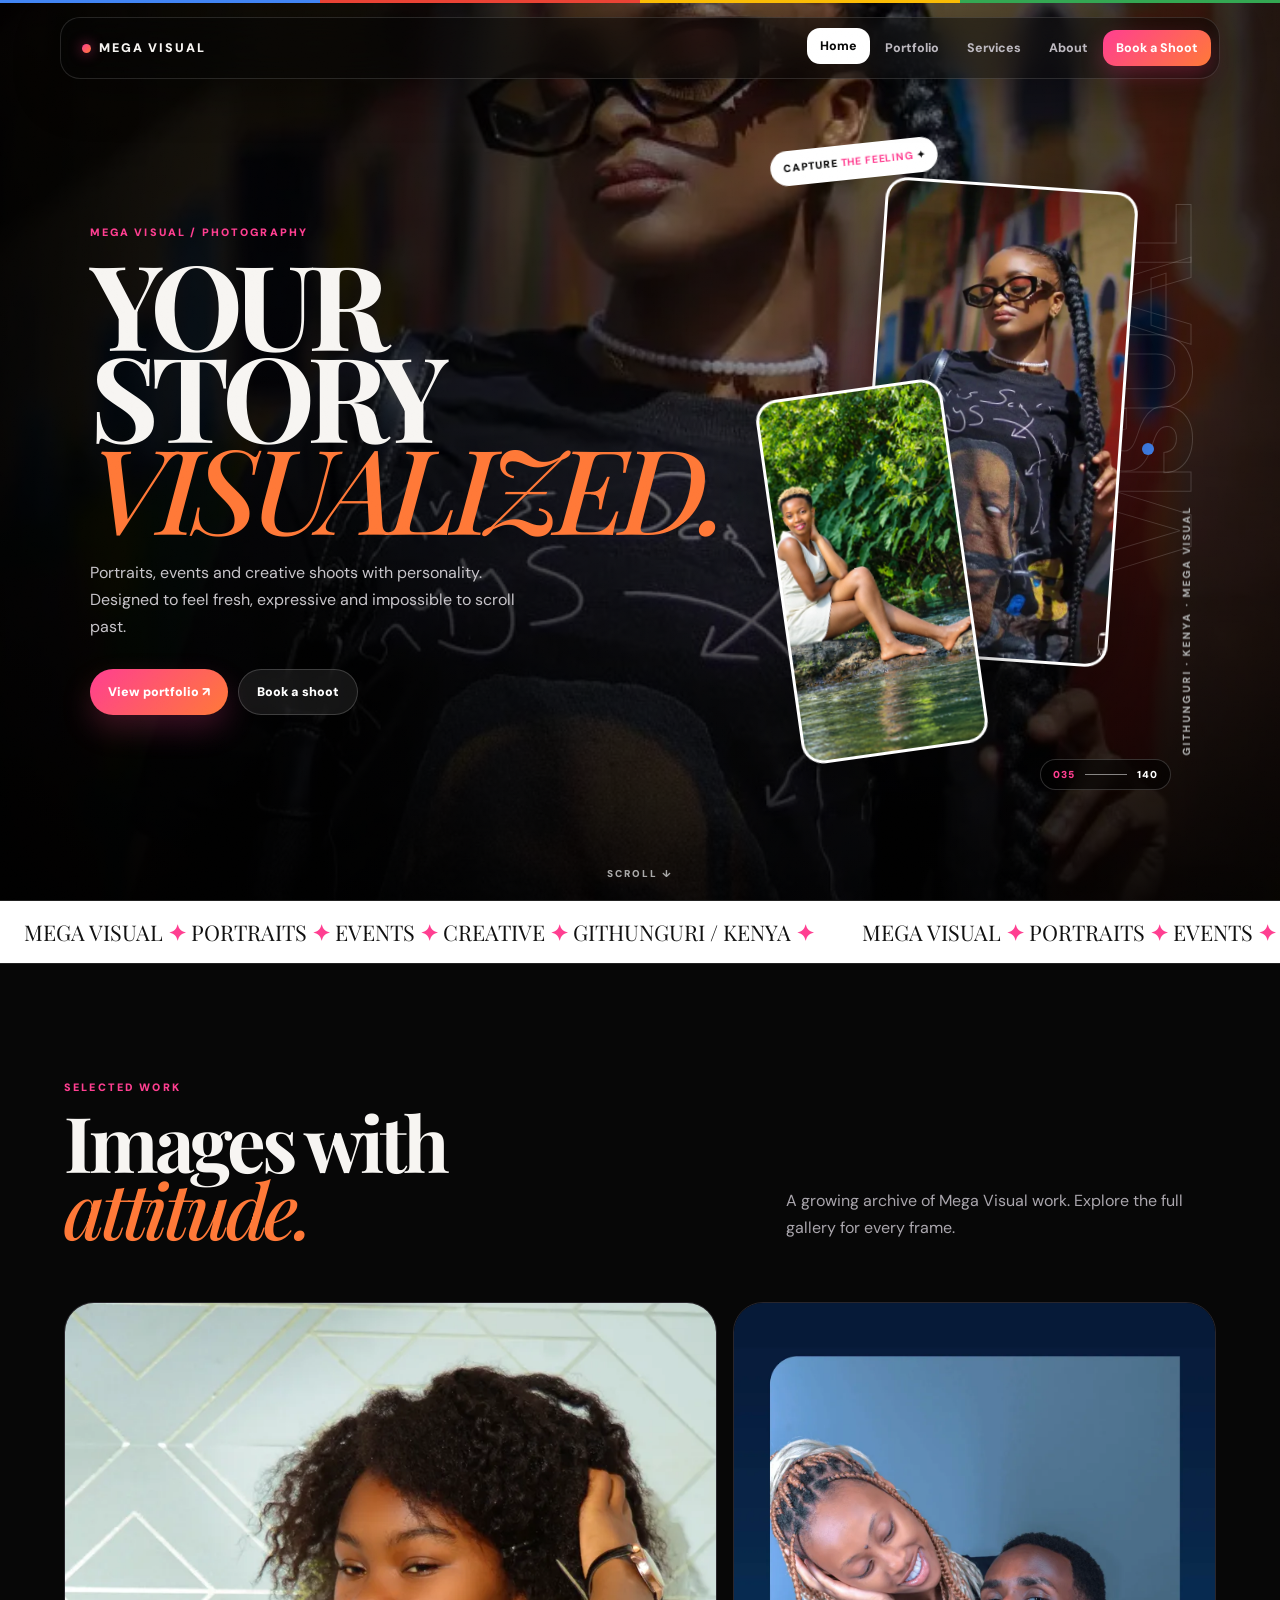
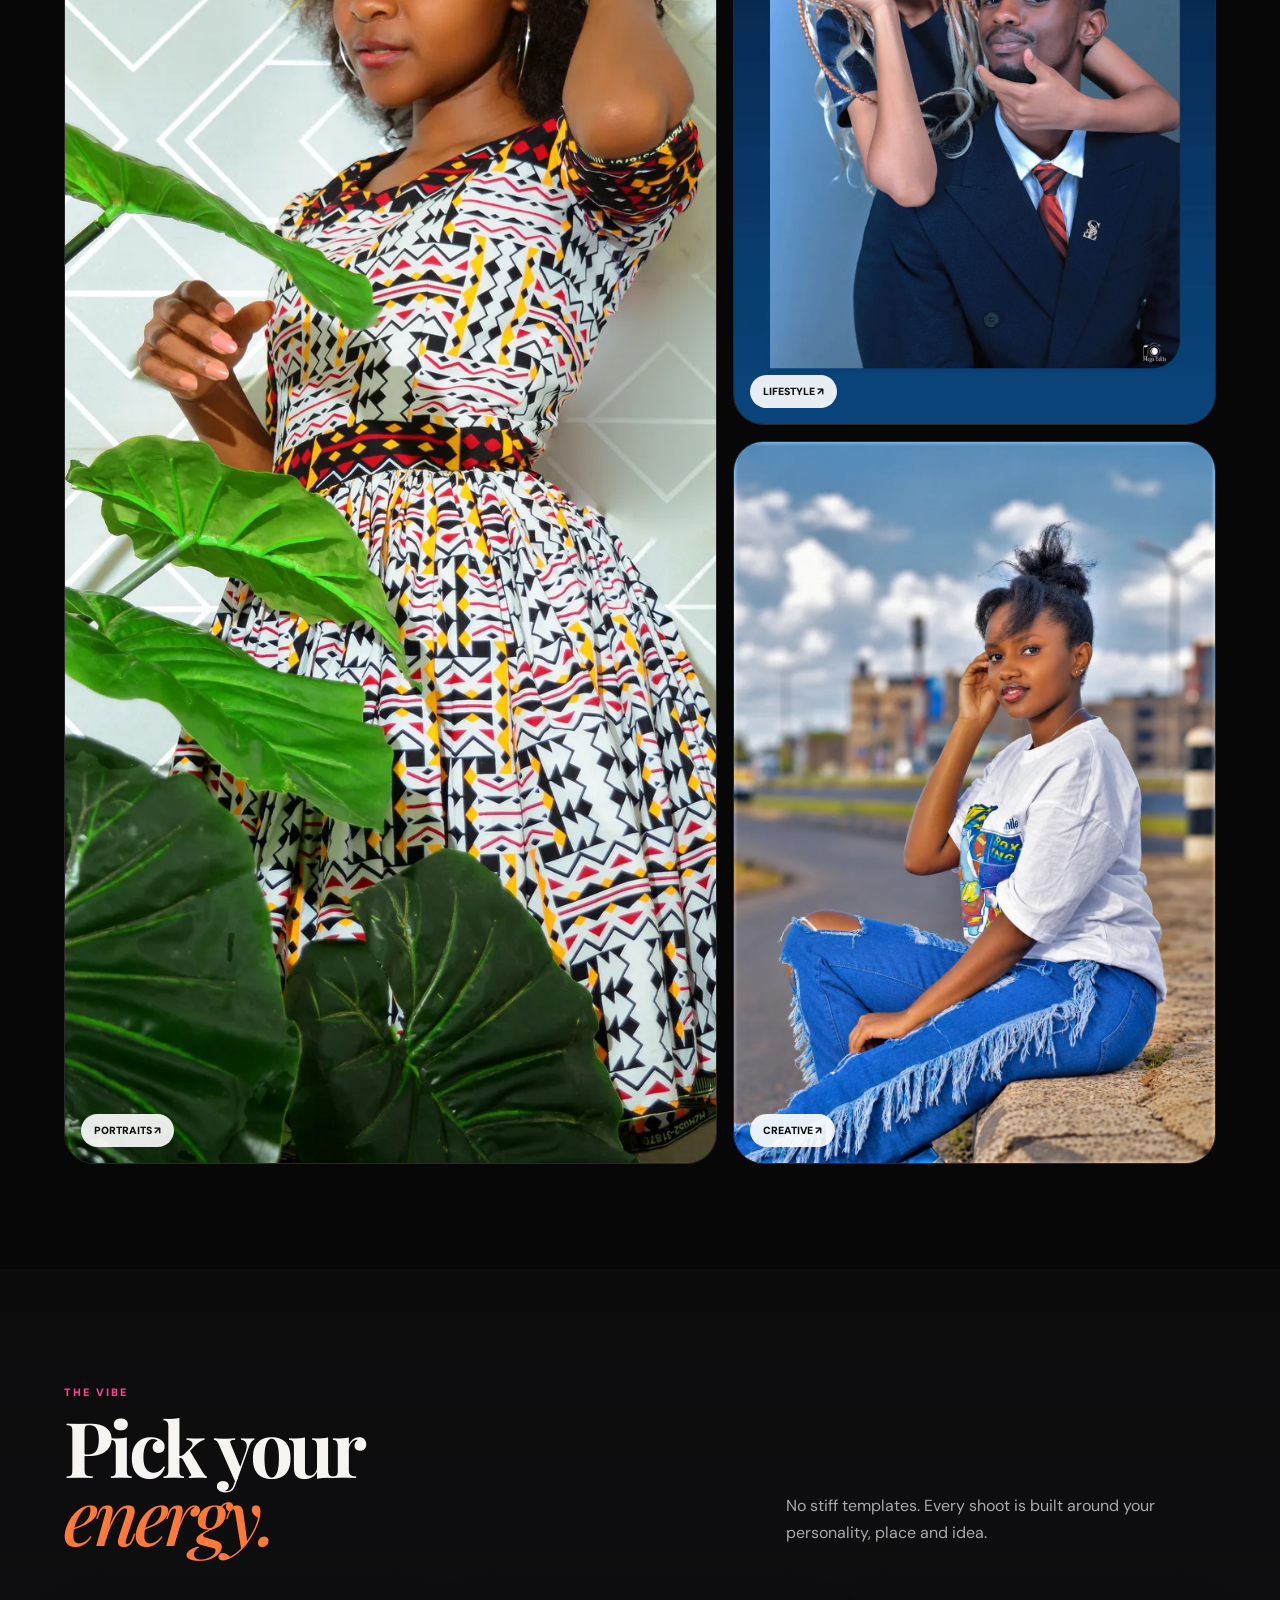
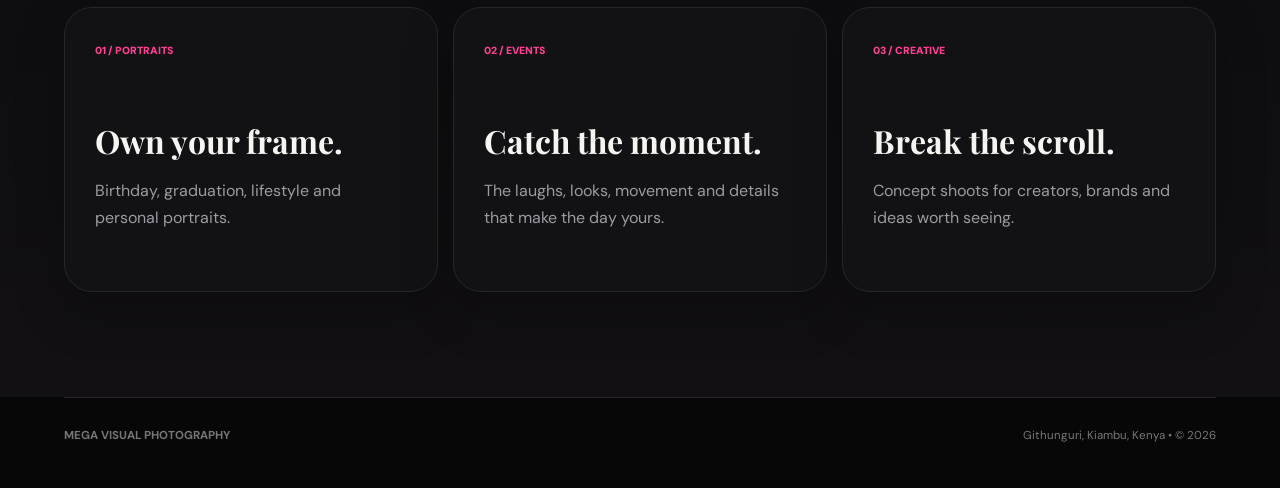
<file: index.html>
<!doctype html><html lang="en"><head><meta charset="utf-8"><meta name="viewport" content="width=device-width,initial-scale=1"><title>Home — Mega Visual Photography</title><link rel="preconnect" href="https://fonts.googleapis.com"><link rel="preconnect" href="https://fonts.gstatic.com" crossorigin><link href="https://fonts.googleapis.com/css2?family=DM+Sans:wght@400;500;600;700;800;900&family=Playfair+Display:wght@500;600;700&display=swap" rel="stylesheet"><link rel="stylesheet" href="style.css">

<!-- Google Analytics -->
<script async src="https://www.googletagmanager.com/gtag/js?id=G-EDXJE5YP9D"></script>
<script>
  window.dataLayer = window.dataLayer || [];
  function gtag(){dataLayer.push(arguments);}
  gtag('js', new Date());
  gtag('config', 'G-EDXJE5YP9D');
</script>

</head><body><div class="color-strip"><span></span><span></span><span></span><span></span></div><header class="nav"><a class="brand" href="index.html"><i class="brand-dot"></i>MEGA VISUAL</a><button class="menu">☰</button><nav><a class="active" href="index.html">Home</a><a href="portfolio.html">Portfolio</a><a href="services.html">Services</a><a href="about.html">About</a><a class="cta" href="contact.html">Book a Shoot</a></nav></header><main><section class="hero"><div class="hero-bg" id="heroBg"><div class="hero-bg-slide active face-01" style="background-image:url('images/mv-001.webp')"></div><div class="hero-bg-slide face-02" style="background-image:url('images/mv-044.webp')"></div><div class="hero-bg-slide face-03" style="background-image:url('images/mv-052.webp')"></div><div class="hero-bg-slide face-04" style="background-image:url('images/mv-090.webp')"></div><div class="hero-bg-slide face-05" style="background-image:url('images/mv-137.webp')"></div></div><div class="hero-grid"><div class="hero-copy reveal"><div class="tiny">MEGA VISUAL / PHOTOGRAPHY</div><h1><span>YOUR</span><span>STORY</span><span class="accent">VISUALIZED.</span></h1><p>Portraits, events and creative shoots with personality. Designed to feel fresh, expressive and impossible to scroll past.</p><div class="actions"><a class="button primary" href="portfolio.html">View portfolio ↗</a><a class="button secondary" href="contact.html">Book a shoot</a></div></div><div class="editorial reveal"><div class="big-word">VISUAL</div><div class="vertical-note">GITHUNGURI · KENYA · MEGA VISUAL</div><div class="color-orb p"></div><div class="color-orb o"></div><div class="color-orb b"></div><div class="badge">CAPTURE <b>THE FEELING</b> ✦</div><div class="photo-card photo-a gallery-card-front"><img loading="eager" fetchpriority="high" decoding="async" src="images/mv-001.webp" alt="Mega Visual gallery photo"></div><div class="photo-card photo-b gallery-card-back"><img loading="eager" fetchpriority="high" decoding="async" src="images/mv-044.webp" alt="Mega Visual gallery photo"></div><div class="gallery-progress"><span id="galleryCurrent">001</span><i></i><span id="galleryTotal">000</span></div></div></div><div style="position:absolute;bottom:20px;left:50%;font-size:.62rem;letter-spacing:.2em;font-weight:900;color:#aaa;transform:translateX(-50%)">SCROLL ↓</div></section><div class="marquee"><div class="marquee-track"><span>MEGA VISUAL <b>✦</b> PORTRAITS <b>✦</b> EVENTS <b>✦</b> CREATIVE <b>✦</b> GITHUNGURI / KENYA <b>✦</b></span><span>MEGA VISUAL <b>✦</b> PORTRAITS <b>✦</b> EVENTS <b>✦</b> CREATIVE <b>✦</b> GITHUNGURI / KENYA <b>✦</b></span></div></div><section class="section reveal"><div class="head"><div><p class="eyebrow">SELECTED WORK</p><h2>Images with<br><em>attitude.</em></h2></div><p class="lede">A growing archive of Mega Visual work. Explore the full gallery for every frame.</p></div><div class="preview"><a class="tile" href="portfolio.html"><img loading="lazy" decoding="async" src="images/mv-052.webp" alt="Mega Visual selected work"><span class="label">PORTRAITS ↗</span></a><div class="stack"><a class="tile small" href="portfolio.html"><img loading="lazy" decoding="async" src="images/mv-090.webp" alt="Mega Visual selected work"><span class="label">LIFESTYLE ↗</span></a><a class="tile small" href="portfolio.html"><img loading="lazy" decoding="async" src="images/mv-137.webp" alt="Mega Visual selected work"><span class="label">CREATIVE ↗</span></a></div></div></section><section class="section dark-panel reveal"><div class="inner"><div class="head"><div><p class="eyebrow">THE VIBE</p><h2>Pick your<br><em>energy.</em></h2></div><p class="lede">No stiff templates. Every shoot is built around your personality, place and idea.</p></div><div class="cards"><article class="card"><span class="num">01 / PORTRAITS</span><h3>Own your frame.</h3><p>Birthday, graduation, lifestyle and personal portraits.</p></article><article class="card"><span class="num">02 / EVENTS</span><h3>Catch the moment.</h3><p>The laughs, looks, movement and details that make the day yours.</p></article><article class="card"><span class="num">03 / CREATIVE</span><h3>Break the scroll.</h3><p>Concept shoots for creators, brands and ideas worth seeing.</p></article></div></div></section></main><footer><strong>MEGA VISUAL PHOTOGRAPHY</strong><span>Githunguri, Kiambu, Kenya • © 2026</span></footer><script src="gallery-data.js"></script><script src="script.js"></script></body></html>
</file>
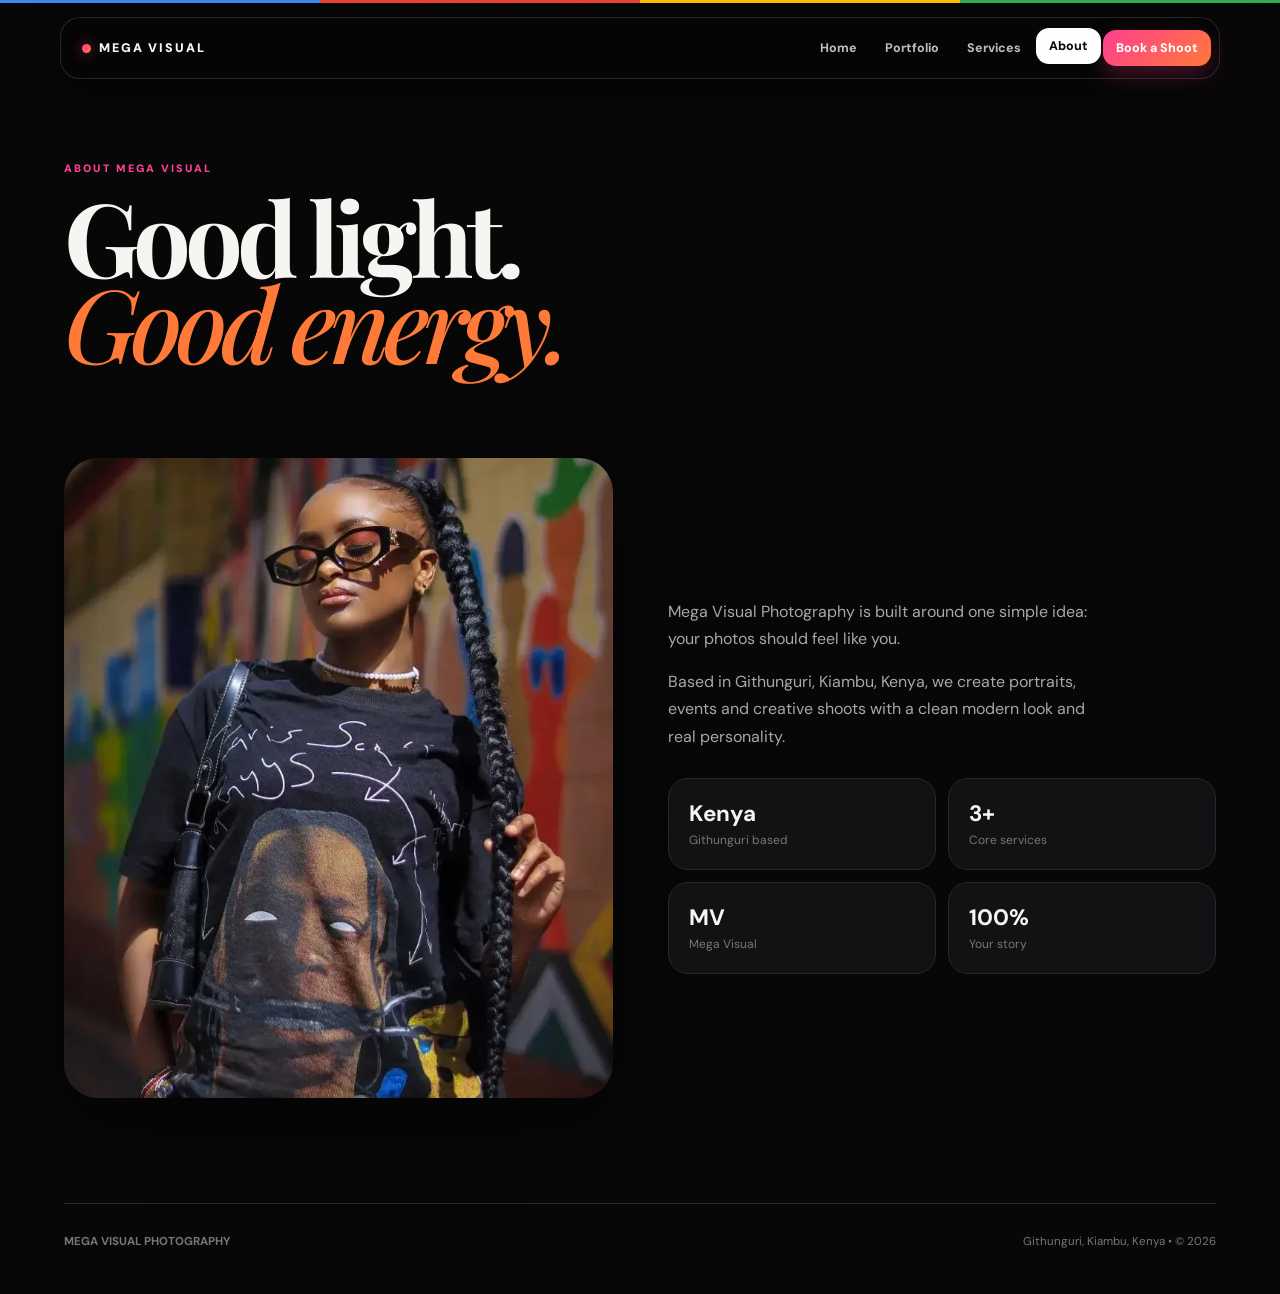
<file: about.html>
<!doctype html><html lang="en"><head><meta charset="utf-8"><meta name="viewport" content="width=device-width,initial-scale=1">
<title>About — Mega Visual Photography</title>
<link rel="preconnect" href="https://fonts.googleapis.com"><link rel="preconnect" href="https://fonts.gstatic.com" crossorigin>
<link href="https://fonts.googleapis.com/css2?family=DM+Sans:wght@400;500;600;700;800;900&family=Playfair+Display:wght@500;600;700&display=swap" rel="stylesheet">
<link rel="stylesheet" href="style.css"></head><body><div class="color-strip"><span></span><span></span><span></span><span></span></div>
<header class="nav"><a class="brand" href="index.html"><i class="brand-dot"></i>MEGA VISUAL</a><button class="menu">☰</button><nav>
<a class="" href="index.html">Home</a><a class="" href="portfolio.html">Portfolio</a><a class="" href="services.html">Services</a><a class="active" href="about.html">About</a><a class="cta" href="contact.html">Book a Shoot</a></nav></header>
<main><section class="page-hero reveal"><p class="eyebrow">ABOUT MEGA VISUAL</p><h1>Good light.<br><em>Good energy.</em></h1></section><section class="section" style="padding-top:0"><div class="about-grid"><div class="about-photo reveal"><img loading="lazy" decoding="async" src="images/mv-001.webp" alt="Mega Visual featured photography"></div><div class="reveal"><p class="lede">Mega Visual Photography is built around one simple idea: your photos should feel like you.</p><p class="lede">Based in Githunguri, Kiambu, Kenya, we create portraits, events and creative shoots with a clean modern look and real personality.</p><div class="facts"><div class="fact"><strong>Kenya</strong><span>Githunguri based</span></div><div class="fact"><strong>3+</strong><span>Core services</span></div><div class="fact"><strong>MV</strong><span>Mega Visual</span></div><div class="fact"><strong>100%</strong><span>Your story</span></div></div></div></div></section></main><footer><strong>MEGA VISUAL PHOTOGRAPHY</strong><span>Githunguri, Kiambu, Kenya • © 2026</span></footer><script src="script.js"></script></body></html>
</file>
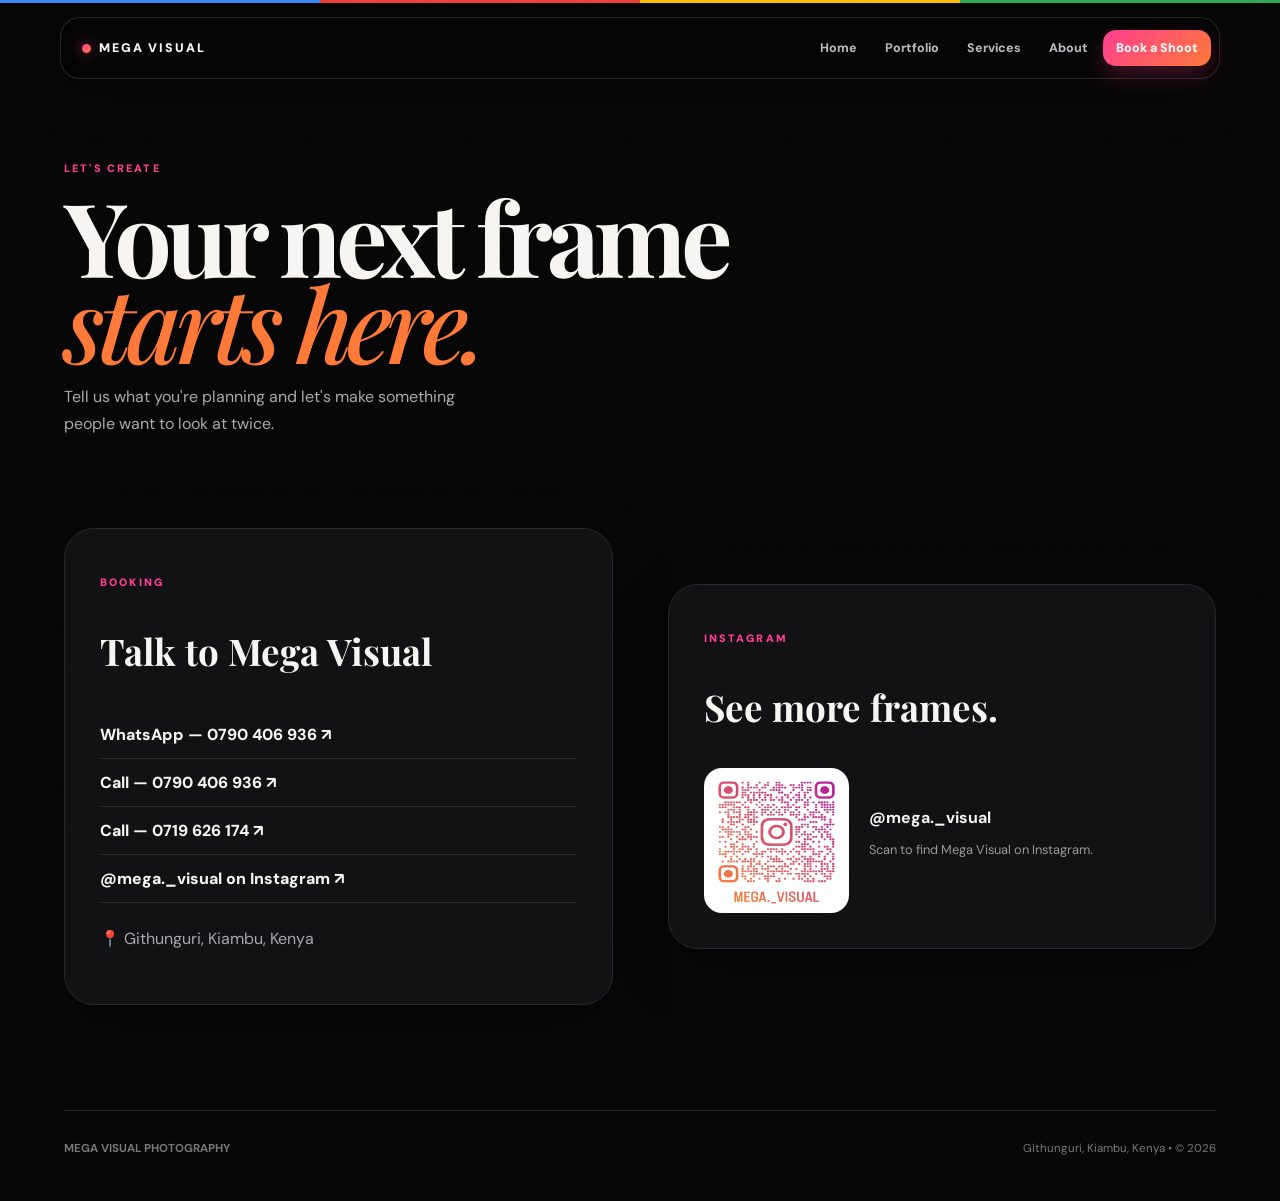
<file: contact.html>
<!doctype html><html lang="en"><head><meta charset="utf-8"><meta name="viewport" content="width=device-width,initial-scale=1">
<title>Contact — Mega Visual Photography</title>
<link rel="preconnect" href="https://fonts.googleapis.com"><link rel="preconnect" href="https://fonts.gstatic.com" crossorigin>
<link href="https://fonts.googleapis.com/css2?family=DM+Sans:wght@400;500;600;700;800;900&family=Playfair+Display:wght@500;600;700&display=swap" rel="stylesheet">
<link rel="stylesheet" href="style.css"></head><body><div class="color-strip"><span></span><span></span><span></span><span></span></div>
<header class="nav"><a class="brand" href="index.html"><i class="brand-dot"></i>MEGA VISUAL</a><button class="menu">☰</button><nav>
<a class="" href="index.html">Home</a><a class="" href="portfolio.html">Portfolio</a><a class="" href="services.html">Services</a><a class="" href="about.html">About</a><a class="cta" href="contact.html">Book a Shoot</a></nav></header>
<main><section class="page-hero reveal"><p class="eyebrow">LET'S CREATE</p><h1>Your next frame<br><em>starts here.</em></h1><p class="lede">Tell us what you're planning and let's make something people want to look at twice.</p></section><section class="section" style="padding-top:0"><div class="contact-grid"><div class="contact-card reveal"><p class="eyebrow">BOOKING</p><h3>Talk to Mega Visual</h3><a href="https://wa.me/254790406936?text=Hi%20Mega%20Visual%2C%20I%27d%20like%20to%20book%20a%20shoot." target="_blank">WhatsApp — 0790 406 936 ↗</a><a href="tel:+254790406936">Call — 0790 406 936 ↗</a><a href="tel:+254719626174">Call — 0719 626 174 ↗</a><a href="https://instagram.com/mega._visual" target="_blank">@mega._visual on Instagram ↗</a><p class="lede" style="margin-top:22px">📍 Githunguri, Kiambu, Kenya</p></div><div class="contact-card reveal"><p class="eyebrow">INSTAGRAM</p><h3>See more frames.</h3><div class="qr"><img loading="lazy" decoding="async" src="images/mega-visual-qr.png" alt="Mega Visual Instagram QR code"><div><strong>@mega._visual</strong><p>Scan to find Mega Visual on Instagram.</p></div></div></div></div></section></main><footer><strong>MEGA VISUAL PHOTOGRAPHY</strong><span>Githunguri, Kiambu, Kenya • © 2026</span></footer><script src="script.js"></script></body></html>
</file>
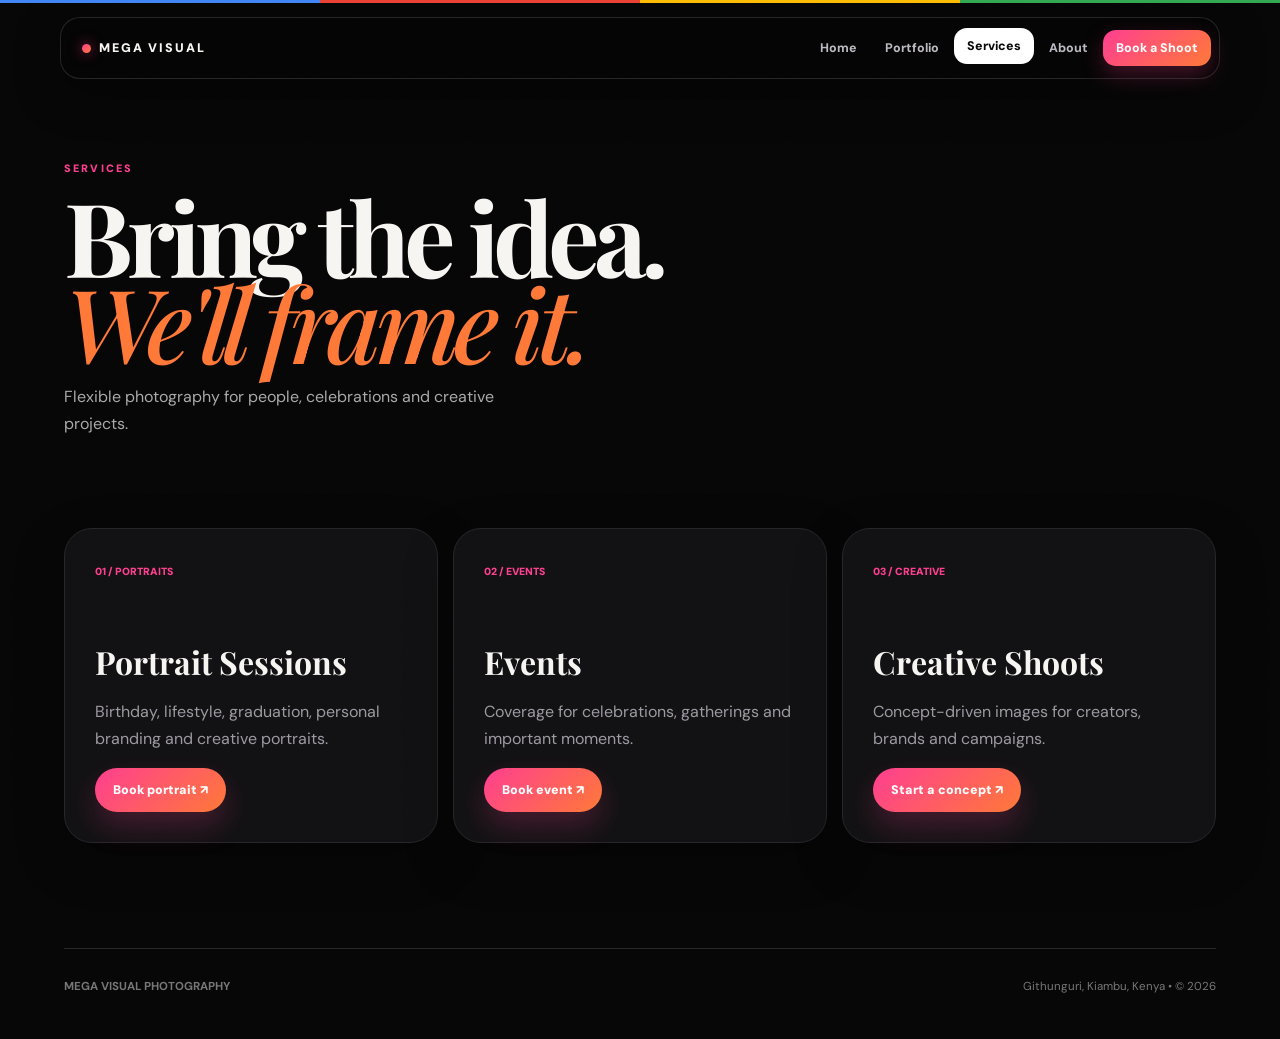
<file: services.html>
<!doctype html><html lang="en"><head><meta charset="utf-8"><meta name="viewport" content="width=device-width,initial-scale=1">
<title>Services — Mega Visual Photography</title>
<link rel="preconnect" href="https://fonts.googleapis.com"><link rel="preconnect" href="https://fonts.gstatic.com" crossorigin>
<link href="https://fonts.googleapis.com/css2?family=DM+Sans:wght@400;500;600;700;800;900&family=Playfair+Display:wght@500;600;700&display=swap" rel="stylesheet">
<link rel="stylesheet" href="style.css"></head><body><div class="color-strip"><span></span><span></span><span></span><span></span></div>
<header class="nav"><a class="brand" href="index.html"><i class="brand-dot"></i>MEGA VISUAL</a><button class="menu">☰</button><nav>
<a class="" href="index.html">Home</a><a class="" href="portfolio.html">Portfolio</a><a class="active" href="services.html">Services</a><a class="" href="about.html">About</a><a class="cta" href="contact.html">Book a Shoot</a></nav></header>
<main><section class="page-hero reveal"><p class="eyebrow">SERVICES</p><h1>Bring the idea.<br><em>We'll frame it.</em></h1><p class="lede">Flexible photography for people, celebrations and creative projects.</p></section><section class="section" style="padding-top:0"><div class="cards"><article class="card reveal"><span class="num">01 / PORTRAITS</span><h3>Portrait Sessions</h3><p>Birthday, lifestyle, graduation, personal branding and creative portraits.</p><a class="button primary" href="contact.html">Book portrait ↗</a></article><article class="card reveal"><span class="num">02 / EVENTS</span><h3>Events</h3><p>Coverage for celebrations, gatherings and important moments.</p><a class="button primary" href="contact.html">Book event ↗</a></article><article class="card reveal"><span class="num">03 / CREATIVE</span><h3>Creative Shoots</h3><p>Concept-driven images for creators, brands and campaigns.</p><a class="button primary" href="contact.html">Start a concept ↗</a></article></div></section></main><footer><strong>MEGA VISUAL PHOTOGRAPHY</strong><span>Githunguri, Kiambu, Kenya • © 2026</span></footer><script src="script.js"></script></body></html>
</file>
<file: style.css>
:root{
 --black:#070707;--black2:#101010;--panel:#151515;--white:#f7f5f2;--muted:#aaa6ad;
 --pink:#ff3f91;--orange:#ff7938;--blue:#4285f4;--red:#ea4335;--yellow:#fbbc05;--green:#34a853;
}
*{box-sizing:border-box}html{scroll-behavior:smooth}body{margin:0;background:var(--black);color:var(--white);font-family:"DM Sans",sans-serif;overflow-x:hidden}a{text-decoration:none;color:inherit}img{display:block;max-width:100%}
body:after{content:"";position:fixed;inset:0;pointer-events:none;z-index:999;opacity:.15;background-image:url("data:image/svg+xml,%3Csvg xmlns='http://www.w3.org/2000/svg' width='160' height='160'%3E%3Cfilter id='n'%3E%3CfeTurbulence type='fractalNoise' baseFrequency='.8' numOctaves='2'/%3E%3C/filter%3E%3Crect width='100%25' height='100%25' filter='url(%23n)' opacity='.05'/%3E%3C/svg%3E")}
.color-strip{position:fixed;top:0;left:0;right:0;height:3px;z-index:120;display:grid;grid-template-columns:repeat(4,1fr)}.color-strip span:nth-child(1){background:var(--blue)}.color-strip span:nth-child(2){background:var(--red)}.color-strip span:nth-child(3){background:var(--yellow)}.color-strip span:nth-child(4){background:var(--green)}
.nav{position:fixed;z-index:110;top:17px;left:50%;transform:translateX(-50%);width:min(1160px,calc(100% - 34px));height:62px;display:flex;align-items:center;justify-content:space-between;padding:0 8px 0 21px;background:rgba(5,5,5,.48);backdrop-filter:blur(18px);border:1px solid rgba(255,255,255,.13);border-radius:20px;box-shadow:0 14px 45px rgba(0,0,0,.35)}.brand{font-size:.78rem;font-weight:900;letter-spacing:.15em;display:flex;gap:8px;align-items:center}.brand-dot{width:9px;height:9px;border-radius:50%;background:linear-gradient(135deg,var(--pink),var(--orange));box-shadow:0 0 13px rgba(255,63,145,.65)}.nav nav{display:flex;gap:2px;align-items:center}.nav nav a{font-size:.78rem;font-weight:800;color:#bdb9c0;padding:10px 13px;border-radius:13px;transition:.25s}.nav nav a:hover,.nav nav a.active{background:#fff;color:#090909;transform:translateY(-2px)}.nav .cta{background:linear-gradient(135deg,var(--pink),var(--orange));color:#fff;box-shadow:0 9px 22px rgba(255,63,145,.25)}.menu{display:none;border:0;background:none;color:#fff;font-size:1.35rem}

.hero{min-height:100vh;position:relative;overflow:hidden;isolation:isolate;display:flex;align-items:center;background:#050505;padding:110px 5vw 70px}.hero-bg{position:absolute;inset:0;z-index:-4;background:#090909}.hero-bg-slide{position:absolute;inset:0;background-position:center;background-size:cover;opacity:0;transform:scale(1.06);transition:opacity 1.4s ease,transform 7s ease}.hero-bg-slide.active{opacity:1;transform:scale(1)}.hero-bg-slide:after{content:"";position:absolute;inset:0;background:linear-gradient(90deg,rgba(0,0,0,.92) 0%,rgba(0,0,0,.70) 35%,rgba(0,0,0,.34) 70%,rgba(0,0,0,.65) 100%),linear-gradient(0deg,rgba(0,0,0,.82),transparent 55%)}
.hero-grid{width:min(1240px,100%);margin:auto;display:grid;grid-template-columns:1.05fr .95fr;align-items:center;gap:35px;position:relative}.hero-copy{position:relative;z-index:5;padding-left:2vw}.tiny{font-size:.67rem;font-weight:900;letter-spacing:.2em;color:var(--pink);text-transform:uppercase}.hero h1{font-family:"Playfair Display",serif;font-size:clamp(4.6rem,9.2vw,9.5rem);line-height:.78;letter-spacing:-.065em;margin:18px 0 26px;max-width:800px}.hero h1 span{display:block}.hero h1 .accent{color:var(--orange);font-weight:500;font-style:italic}.hero-copy p{max-width:460px;color:#c8c5ca;font-size:1rem;line-height:1.7}.actions{display:flex;gap:10px;flex-wrap:wrap;margin-top:28px}.button{display:inline-flex;align-items:center;gap:20px;padding:14px 18px;border-radius:99px;font-size:.78rem;font-weight:900;transition:.3s}.button.primary{color:#fff;background:linear-gradient(135deg,var(--pink),var(--orange));box-shadow:0 14px 30px rgba(255,63,145,.22)}.button.secondary{border:1px solid rgba(255,255,255,.18);background:rgba(255,255,255,.08);color:#fff;backdrop-filter:blur(10px)}.button:hover{transform:translateY(-5px);box-shadow:0 18px 35px rgba(0,0,0,.35)}

.editorial{height:680px;position:relative;isolation:isolate}.editorial:before{content:"";position:absolute;width:390px;height:390px;border-radius:50%;right:4%;top:14%;background:radial-gradient(circle,rgba(255,63,145,.23),transparent 68%);filter:blur(5px);z-index:-1;animation:pulse 5s ease-in-out infinite}@keyframes pulse{50%{transform:scale(1.08);opacity:.65}}
.big-word{position:absolute;right:-1%;top:12%;font-size:clamp(5rem,10vw,10rem);font-weight:900;letter-spacing:-.08em;line-height:.78;color:transparent;-webkit-text-stroke:1px rgba(255,255,255,.17);writing-mode:vertical-rl;transform:rotate(180deg);z-index:0}.vertical-note{position:absolute;right:0;bottom:8%;writing-mode:vertical-rl;transform:rotate(180deg);font-size:.65rem;letter-spacing:.2em;font-weight:900;color:#aaa;z-index:8}.color-orb{position:absolute;border-radius:50%;z-index:2}.color-orb.p{width:27px;height:27px;background:var(--pink);right:17%;top:16%;box-shadow:0 0 0 10px rgba(255,63,145,.09);animation:float 4s infinite ease-in-out}.color-orb.o{width:18px;height:18px;background:var(--orange);left:12%;bottom:13%;animation:float 4.8s -2s infinite ease-in-out}.color-orb.b{width:12px;height:12px;background:var(--blue);right:9%;top:46%;animation:float 4.3s -1s infinite ease-in-out}@keyframes float{50%{transform:translateY(-18px) rotate(20deg)}}
.photo-card{position:absolute;border:3px solid rgba(255,255,255,.96);border-radius:22px;background:#fff;box-shadow:0 28px 70px rgba(0,0,0,.45);overflow:hidden;will-change:transform}.photo-card img{width:100%;height:100%;object-fit:cover;border-radius:18px}.photo-a{width:58%;height:70%;right:16%;top:8%;transform:rotate(4deg);z-index:3;animation:enterA 1.25s cubic-bezier(.16,1,.3,1) both,driftA 6s 1.25s ease-in-out infinite}.photo-b{width:43%;height:54%;left:5%;bottom:8%;transform:rotate(-8deg);z-index:4;animation:enterB 1.25s .18s cubic-bezier(.16,1,.3,1) both,driftB 6.5s 1.45s ease-in-out infinite}@keyframes enterA{from{opacity:0;transform:translate(120px,-90px) rotate(16deg) scale(.72)}to{opacity:1;transform:rotate(4deg) scale(1)}}@keyframes enterB{from{opacity:0;transform:translate(-130px,100px) rotate(-25deg) scale(.65)}to{opacity:1;transform:rotate(-8deg) scale(1)}}@keyframes driftA{50%{transform:translateY(-13px) rotate(2deg)}}@keyframes driftB{50%{transform:translateY(15px) rotate(-5deg)}}.photo-card:hover{z-index:10}.photo-card:hover img{transform:scale(1.05)}.photo-card img{transition:transform .6s}
.badge{position:absolute;left:3%;top:2%;z-index:8;padding:11px 13px;border-radius:99px;background:#fff;color:#111;font-size:.65rem;font-weight:900;letter-spacing:.08em;transform:rotate(-6deg);animation:badgeIn .8s .9s both}.badge b{color:var(--pink)}@keyframes badgeIn{from{opacity:0;transform:translateY(-15px) rotate(-15deg)}to{opacity:1;transform:rotate(-6deg)}}

.marquee{background:#fff;color:#111;overflow:hidden;border-block:1px solid #222}.marquee-track{width:max-content;display:flex;animation:marquee 24s linear infinite}.marquee span{font-family:"Playfair Display",serif;font-size:1.35rem;padding:17px 24px;white-space:nowrap}.marquee b{color:var(--pink)}@keyframes marquee{to{transform:translateX(-50%)}}

.section{width:min(1160px,90vw);margin:auto;padding:105px 0}.section.dark-panel{width:100%;padding-left:5vw;padding-right:5vw;background:linear-gradient(180deg,#0b0b0c,#121013)}.section.dark-panel>.inner{width:min(1160px,100%);margin:auto}.head{display:flex;justify-content:space-between;align-items:end;gap:50px;margin-bottom:45px}.eyebrow{font-size:.67rem;font-weight:900;letter-spacing:.2em;color:var(--pink)}h2{font-family:"Playfair Display",serif;font-size:clamp(3rem,6vw,6rem);line-height:.88;letter-spacing:-.055em;margin:14px 0}h2 em{color:var(--orange);font-weight:500}.lede{max-width:430px;color:var(--muted);line-height:1.7}.dark-panel .lede{color:#aaa}
.preview{display:grid;grid-template-columns:1.15fr .85fr;gap:16px}.tile{position:relative;overflow:hidden;border-radius:30px;min-height:520px;border:1px solid #29262c}.tile.small{min-height:252px}.tile img{width:100%;height:100%;object-fit:cover;transition:.7s}.tile:hover img{transform:scale(1.07)}.stack{display:grid;grid-template-rows:1fr 1fr;gap:16px}.label{position:absolute;left:16px;bottom:16px;background:rgba(255,255,255,.9);color:#111;padding:10px 13px;border-radius:99px;font-size:.65rem;font-weight:900}
.cards{display:grid;grid-template-columns:repeat(3,1fr);gap:15px}.card{padding:30px;min-height:285px;border-radius:28px;background:#121214;border:1px solid #28262b;box-shadow:0 18px 50px rgba(0,0,0,.25);transition:.35s}.card:hover{transform:translateY(-10px) rotate(-.6deg);border-color:#3a343c;box-shadow:0 30px 75px rgba(0,0,0,.4)}.card .num{font-size:.65rem;font-weight:900;color:var(--pink)}.card h3{font-family:"Playfair Display",serif;font-size:2rem;margin:60px 0 10px}.card p{color:#9e9aa2;line-height:1.65}
.page-hero{width:min(1160px,90vw);margin:auto;padding:150px 0 75px}.page-hero h1{font-family:"Playfair Display",serif;font-size:clamp(4rem,8vw,8rem);line-height:.84;letter-spacing:-.06em;margin:18px 0}.page-hero h1 em{color:var(--orange);font-weight:500}.page-hero .lede{color:#aaa}
.gallery{width:min(1160px,90vw);margin:auto;display:grid;grid-template-columns:repeat(12,1fr);gap:15px;padding-bottom:100px}.shot{position:relative;overflow:hidden;border-radius:28px;cursor:pointer;background:#111;border:1px solid #262329}.shot:nth-child(1){grid-column:span 7;grid-row:span 2}.shot:nth-child(2),.shot:nth-child(3),.shot:nth-child(4){grid-column:span 5}.shot:nth-child(5){grid-column:span 7}.shot img{width:100%;height:100%;min-height:330px;object-fit:cover;transition:.7s}.shot:hover img{transform:scale(1.06)}.shot:after{content:"VIEW ↗";position:absolute;left:17px;bottom:17px;padding:9px 12px;border-radius:99px;background:#fff;color:#111;font-size:.65rem;font-weight:900;opacity:0;transform:translateY(8px);transition:.3s}.shot:hover:after{opacity:1;transform:none}
.upload-grid{width:min(1160px,90vw);margin:auto;display:grid;grid-template-columns:repeat(3,1fr);gap:15px;padding-bottom:110px}.upload-slot{min-height:330px;border:1px dashed #454148;border-radius:28px;display:flex;align-items:center;justify-content:center;text-align:center;padding:30px;background:linear-gradient(145deg,#0d0d0f,#151318);transition:.3s}.upload-slot:hover{border-color:var(--pink);transform:translateY(-5px)}.upload-slot .plus{font-size:3rem;color:var(--pink);font-weight:300}.upload-slot strong{display:block;margin-top:10px}.upload-slot span{display:block;color:#777;font-size:.75rem;margin-top:8px}
.about-grid,.contact-grid{width:min(1160px,90vw);margin:auto;display:grid;grid-template-columns:1fr 1fr;gap:55px;align-items:center}.about-photo{height:640px;border-radius:34px;overflow:hidden;box-shadow:0 25px 70px rgba(0,0,0,.4);transform:rotate(-1.5deg)}.about-photo img{width:100%;height:100%;object-fit:cover}.facts{display:grid;grid-template-columns:1fr 1fr;gap:12px;margin-top:28px}.fact{padding:20px;background:#121214;border:1px solid #29262c;border-radius:20px}.fact strong{font-size:1.4rem;display:block}.fact span{font-size:.75rem;color:#777}.contact-card{padding:35px;border-radius:30px;background:#121214;border:1px solid #29262c;box-shadow:0 20px 55px rgba(0,0,0,.3)}.contact-card h3{font-family:"Playfair Display",serif;font-size:2.3rem}.contact-card a{display:block;padding:13px 0;border-bottom:1px solid #29262c;font-weight:800}.contact-card a:hover{color:var(--pink);padding-left:8px}.qr{display:flex;align-items:center;gap:20px}.qr img{width:145px;height:145px;border-radius:18px}.qr p{color:#999;font-size:.8rem;line-height:1.6}
footer{width:min(1160px,90vw);margin:auto;padding:30px 0 45px;border-top:1px solid #29262c;display:flex;justify-content:space-between;color:#777;font-size:.72rem}
.reveal{opacity:0;transform:translateY(25px);transition:.8s cubic-bezier(.2,.8,.2,1)}.reveal.show{opacity:1;transform:none}
.lightbox{position:fixed;inset:0;z-index:200;background:rgba(0,0,0,.95);display:none;align-items:center;justify-content:center;padding:5vw}.lightbox.open{display:flex}.lightbox img{max-width:92vw;max-height:90vh;border-radius:20px}.close{position:absolute;right:25px;top:10px;background:none;border:0;color:#fff;font-size:3rem}

@media(max-width:850px){
 .nav{top:10px}.menu{display:block}.nav nav{display:none}.nav nav.open{display:flex;position:absolute;top:66px;left:0;right:0;padding:12px;background:rgba(10,10,10,.97);border-radius:18px;flex-direction:column}.nav nav a{width:100%;text-align:center}
 .hero{padding:125px 6vw 65px;min-height:100svh}.hero-grid{display:block}.hero h1{font-size:clamp(4rem,18vw,7rem)}.hero-copy{padding:0}.editorial{height:540px;margin-top:35px}.big-word{right:-3%;font-size:6rem}.photo-a{width:63%;height:67%;right:9%}.photo-b{width:49%;height:52%;left:2%}.badge{top:0}
 .section{padding:75px 0}.section.dark-panel{padding-left:6vw;padding-right:6vw}.head{display:block}.head .lede{margin-top:18px}.preview{display:block}.tile,.tile.small{min-height:450px;margin-bottom:15px}.cards{grid-template-columns:1fr}.card{min-height:250px}.card h3{margin-top:45px}
 .page-hero{padding:125px 0 60px}.page-hero h1{font-size:clamp(4rem,17vw,7rem)}.gallery,.upload-grid{display:block}.shot{height:500px;margin-bottom:14px}.shot img{min-height:0}.upload-slot{margin-bottom:14px;min-height:260px}.about-grid,.contact-grid{grid-template-columns:1fr}.about-photo{height:500px}.qr{align-items:flex-start}.qr img{width:115px;height:115px}footer{flex-direction:column;gap:10px}
}

/* FACE-FOCUSED HERO SLIDES */
.hero-bg-slide{background-repeat:no-repeat;background-size:cover}
.hero-bg-slide.face-01{background-position:58% 34%}
.hero-bg-slide.face-02{background-position:54% 25%}
.hero-bg-slide.face-03{background-position:27% 42%}
.hero-bg-slide.face-04{background-position:58% 32%}
.hero-bg-slide.face-05{background-position:55% 28%}

/* Two-photo gallery carousel */
.photo-card{transition:transform .75s cubic-bezier(.2,.8,.2,1),opacity .55s ease,filter .55s ease}
.gallery-card-front.is-leaving{animation:cardLeave .8s cubic-bezier(.7,0,.84,.18) both}
.gallery-card-back.is-rising{animation:cardRise .8s cubic-bezier(.16,1,.3,1) both}
.gallery-card-back.is-new-back{animation:cardBackIn .8s cubic-bezier(.16,1,.3,1) both}
@keyframes cardLeave{
  0%{opacity:1;transform:rotate(4deg) scale(1)}
  100%{opacity:.2;transform:translate(115px,-85px) rotate(13deg) scale(.82)}
}
@keyframes cardRise{
  0%{transform:rotate(-8deg) scale(.94);filter:brightness(.82)}
  100%{transform:rotate(4deg) scale(1);filter:brightness(1)}
}
@keyframes cardBackIn{
  0%{opacity:.15;transform:translate(-55px,65px) rotate(-17deg) scale(.82)}
  100%{opacity:1;transform:rotate(-8deg) scale(1)}
}
.gallery-progress{
  position:absolute;right:5%;bottom:3%;z-index:12;display:flex;align-items:center;gap:10px;
  padding:8px 12px;border-radius:99px;background:rgba(0,0,0,.58);border:1px solid rgba(255,255,255,.18);
  backdrop-filter:blur(12px);font-size:.63rem;font-weight:900;letter-spacing:.1em;color:#fff
}
.gallery-progress i{display:block;width:42px;height:1px;background:rgba(255,255,255,.5)}
.gallery-progress #galleryCurrent{color:var(--pink)}

/* FINAL LARGE PORTFOLIO */
.gallery-filters{width:min(1160px,90vw);margin:0 auto 28px;display:flex;gap:8px;flex-wrap:wrap}.filter-btn{border:1px solid #2c2930;background:#111;color:#aaa;border-radius:999px;padding:10px 14px;font:800 .65rem/1 "DM Sans",sans-serif;letter-spacing:.08em;cursor:pointer;transition:.25s}.filter-btn:hover,.filter-btn.active{background:#fff;color:#111;border-color:#fff;transform:translateY(-2px)}.gallery{display:block;column-count:3;column-gap:15px}.shot{display:block;width:100%;margin:0 0 15px;break-inside:avoid;border-radius:24px}.shot img{width:100%;height:auto;min-height:0;object-fit:cover}.shot figcaption{position:absolute;left:12px;top:12px;padding:7px 10px;border-radius:999px;background:rgba(0,0,0,.62);color:#fff;font-size:.58rem;font-weight:900;letter-spacing:.08em;opacity:0;transform:translateY(-5px);transition:.3s}.shot:hover figcaption{opacity:1;transform:none}@media(max-width:850px){.gallery{column-count:2}}@media(max-width:560px){.gallery{column-count:1}.gallery-filters{overflow:auto;flex-wrap:nowrap;padding-bottom:5px}.filter-btn{flex:0 0 auto}}


/* performance-optimized: pause nonessential animations in hidden tabs */
.tab-hidden * { animation-play-state: paused !important; transition: none !important; }
</file>
